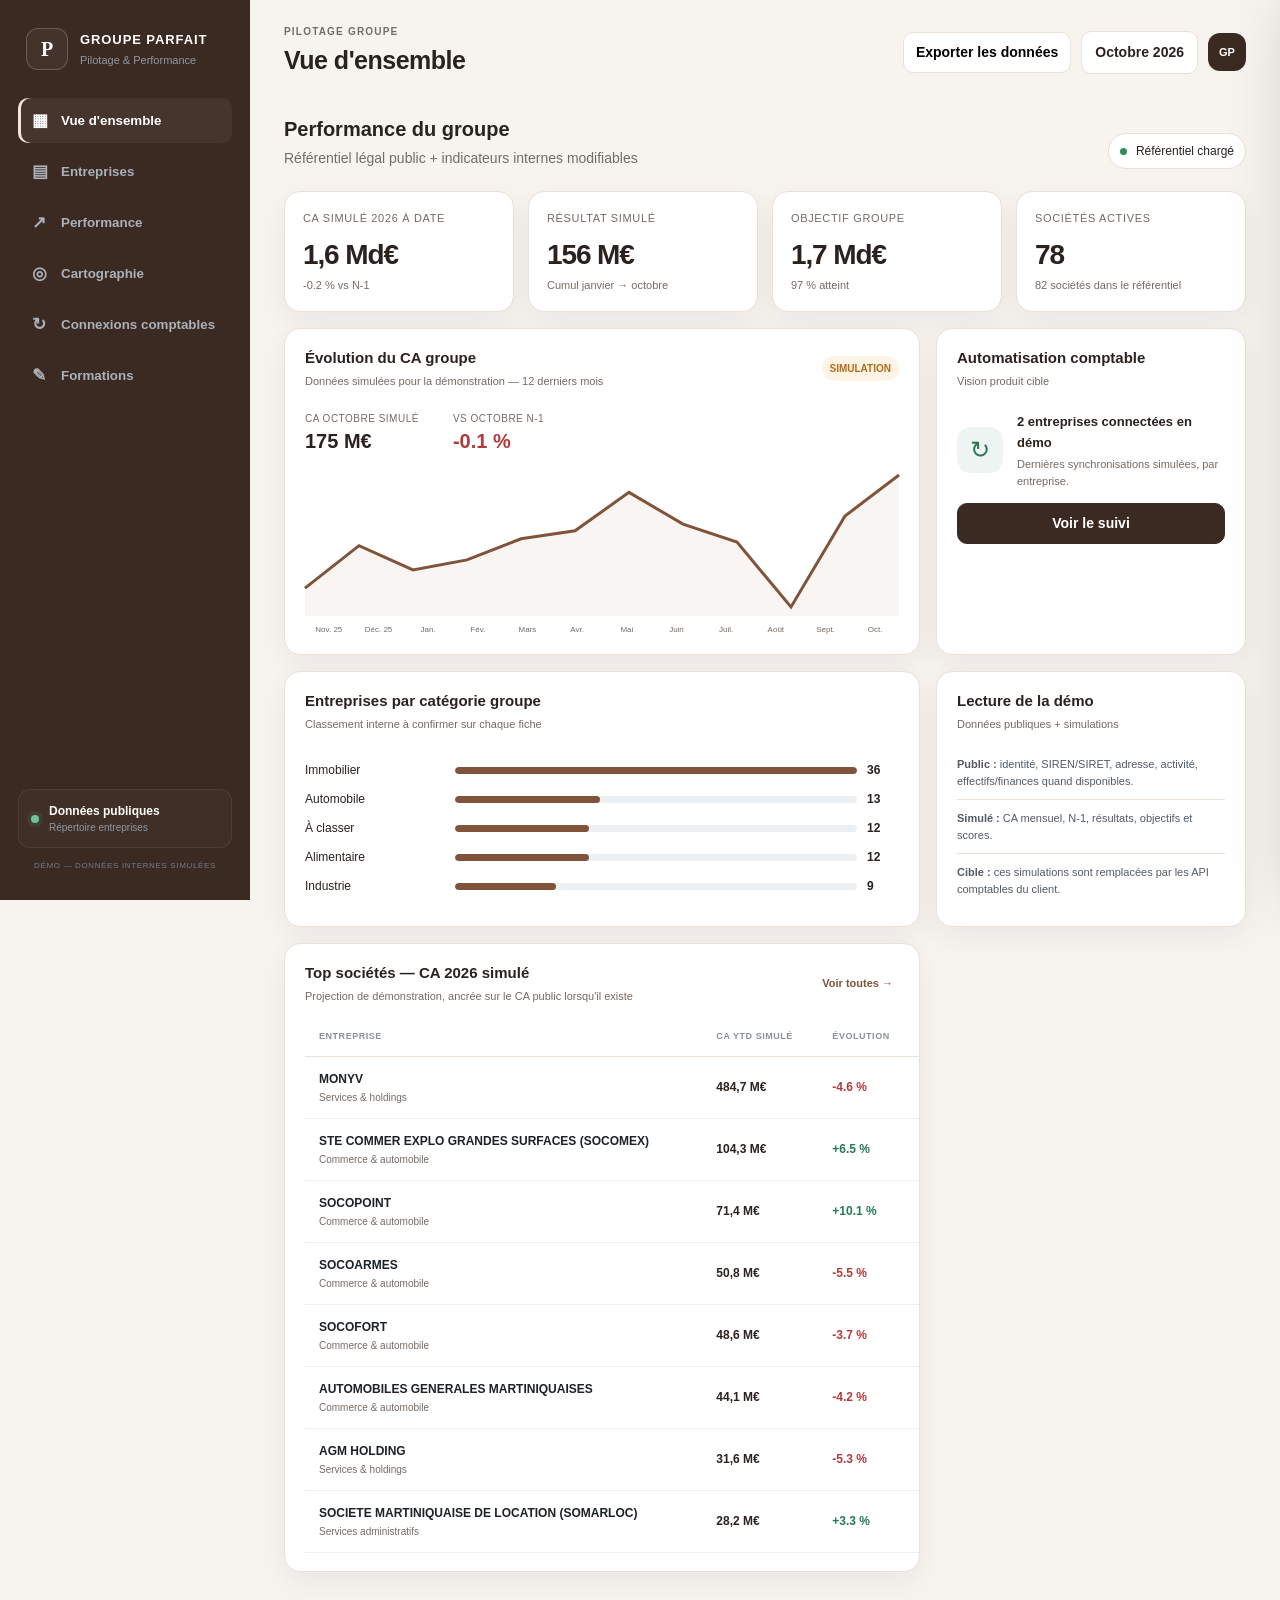
<file: index.html>
<!DOCTYPE html>
<html lang="fr">
<head>
  <meta charset="UTF-8" />
  <meta name="viewport" content="width=device-width, initial-scale=1.0" />
  <title>Groupe Parfait — Pilotage & Performance</title>
  <link rel="stylesheet" href="style.css?v=20261021-4" />
  <link rel="stylesheet" href="cartography.css?v=20261021-4" />
  <link rel="stylesheet" href="training.css?v=20261029-1" />
  <link rel="stylesheet" href="connections.css?v=20261029-1" />
</head>
<body>
  <div class="app-shell">
    <aside class="sidebar">
      <div class="brand">
        <div class="brand-mark">P</div>
        <div>
          <strong>GROUPE PARFAIT</strong>
          <span>Pilotage & Performance</span>
        </div>
      </div>

      <nav class="nav">
        <button class="nav-item active" data-view="overview"><span>▦</span> Vue d'ensemble</button>
        <button class="nav-item" data-view="companies"><span>▤</span> Entreprises</button>
        <button class="nav-item" data-view="performance"><span>↗</span> Performance</button>
        <button class="nav-item" data-view="map"><span>◎</span> Cartographie</button>
        <button class="nav-item" data-view="connections"><span>↻</span> Connexions comptables</button>
        <button class="nav-item" data-view="registrations"><span>✎</span> Formations</button>
      </nav>

      <div class="sidebar-bottom">
        <div class="source-card">
          <div class="source-dot"></div>
          <div><b>Données publiques</b><small>Répertoire entreprises</small></div>
        </div>
        <div class="demo-tag">DÉMO — DONNÉES INTERNES SIMULÉES</div>
      </div>
    </aside>

    <main class="main">
      <header class="topbar">
        <div>
          <p class="eyebrow" id="pageEyebrow">PILOTAGE GROUPE</p>
          <h1 id="pageTitle">Vue d'ensemble</h1>
        </div>
        <div class="top-actions">
          <button class="btn ghost" id="exportBtn">Exporter les données</button>
          <div class="period-pill">Octobre 2026</div>
          <div class="avatar">GP</div>
        </div>
      </header>

      <section id="overviewView" class="view active">
        <div class="hero-row">
          <div>
            <h2>Performance du groupe</h2>
            <p class="muted">Référentiel légal public + indicateurs internes modifiables</p>
          </div>
          <div class="status-chip"><span></span> Référentiel chargé</div>
        </div>

        <div class="kpi-grid" id="overviewKpis"></div>

        <div class="dashboard-grid">
          <article class="panel span-8">
            <div class="panel-head"><div><h3>Évolution du CA groupe</h3><p>Données simulées pour la démonstration — 12 derniers mois</p></div><span class="badge orange">SIMULATION</span></div>
            <div id="groupTrend" class="trend-panel"></div>
          </article>

          <article class="panel span-4">
            <div class="panel-head"><div><h3>Automatisation comptable</h3><p>Vision produit cible</p></div></div>
            <div id="automationCard" class="automation-card"></div>
          </article>

          <article class="panel span-8">
            <div class="panel-head"><div><h3>Entreprises par catégorie groupe</h3><p>Classement interne à confirmer sur chaque fiche</p></div></div>
            <div id="sectorBars" class="sector-bars"></div>
          </article>

          <article class="panel span-4">
            <div class="panel-head"><div><h3>Lecture de la démo</h3><p>Données publiques + simulations</p></div></div>
            <div class="demo-explain"><p><b>Public :</b> identité, SIREN/SIRET, adresse, activité, effectifs/finances quand disponibles.</p><p><b>Simulé :</b> CA mensuel, N-1, résultats, objectifs et scores.</p><p><b>Cible :</b> ces simulations sont remplacées par les API comptables du client.</p></div>
          </article>

          <article class="panel span-8">
            <div class="panel-head">
              <div><h3>Top sociétés — CA 2026 simulé</h3><p>Projection de démonstration, ancrée sur le CA public lorsqu'il existe</p></div>
              <button class="link-btn" data-go="companies">Voir toutes →</button>
            </div>
            <div class="table-wrap compact"><table><thead><tr><th>Entreprise</th><th>CA YTD simulé</th><th>Évolution</th><th>Résultat YTD</th></tr></thead><tbody id="financialTop"></tbody></table></div>
          </article>

          
        </div>
      </section>

      <section id="companiesView" class="view">
        <div class="toolbar panel">
          <div class="search-box"><span>⌕</span><input id="companySearch" type="search" placeholder="Rechercher une entreprise, un SIREN, une ville…" /></div>
          <select id="statusFilter"><option value="all">Tous les statuts</option><option value="A">Actives</option><option value="C">Fermées</option></select>
          <select id="sectorFilter" aria-label="Catégorie groupe"><option value="all">Toutes les catégories</option><option>Immobilier</option><option>Automobile</option><option>Alimentaire</option><option>Industrie</option><option value="">À classer</option></select>
          <select id="accountingFilter" aria-label="Logiciel comptable"><option value="all">Tous les logiciels comptables</option></select>
          <select id="managerFilter"><option value="all">Tous les dirigeants</option><option value="robert">Robert Parfait</option><option value="kevin">Kévin Parfait</option><option value="both">Robert + Kévin</option></select>
          <span class="result-count" id="companyCount"></span>
        </div>
        <div class="panel table-panel">
          <div class="bulk-actions"><span id="selectedCount">0 entreprise sélectionnée</span><button class="btn primary" id="bulkKpiBtn" disabled>+ Appliquer un KPI au lot</button><button class="btn ghost" id="clearSelectionBtn" disabled>Effacer la sélection</button></div>
          <div class="table-wrap"><table class="company-table"><thead><tr><th><input id="selectVisibleCompanies" type="checkbox" aria-label="Sélectionner les entreprises affichées" /></th><th>Entreprise</th><th>SIREN</th><th>Catégorie groupe</th><th>Logiciel comptable</th><th>Activité</th><th>Ville</th><th>Effectif</th><th>CA 2026 simulé</th><th>Évolution</th><th>Statut</th><th></th></tr></thead><tbody id="companiesTable"></tbody></table></div>
        </div>
      </section>

      <section id="performanceView" class="view">
        <div class="notice"><b>Indicateurs de démonstration.</b> Les scores internes ci-dessous sont simulés localement pour montrer le fonctionnement. Ils ne proviennent pas des données publiques.</div>
        <div class="kpi-grid" id="performanceKpis"></div>
        <div class="panel">
          <div class="panel-head">
            <div><h3>Score de performance</h3><p>Exemple de suivi interne mensuel — cliquez sur une entreprise pour modifier ses données</p></div>
            <select id="performanceFilter"><option value="all">Toutes</option><option value="red">En alerte</option><option value="orange">À surveiller</option><option value="green">Objectif atteint</option></select>
          </div>
          <div class="table-wrap"><table><thead><tr><th>Entreprise</th><th>Secteur</th><th>CA YTD simulé</th><th>Évolution N-1</th><th>Résultat YTD</th><th>Score</th><th>Statut</th></tr></thead><tbody id="performanceTable"></tbody></table></div>
        </div>
      </section>

      <section id="mapView" class="view">
        <div class="panel map-module">
          <div class="map-module-header">
            <div><h3>Cartographie du groupe</h3><p>Explorez les catégories, les logiciels et les entreprises du référentiel.</p></div>
            <div class="map-controls">
              <div class="map-search-wrap"><input id="mapSearch" type="search" placeholder="Entreprise, logiciel, famille, pôle…" aria-label="Rechercher dans la cartographie" autocomplete="off" role="combobox" aria-controls="mapSearchResults" aria-expanded="false" /><div id="mapSearchResults" class="map-search-results" role="listbox" hidden></div></div>
              <div class="map-mode-switch" role="group" aria-label="Vue de la cartographie">
                <button type="button" class="map-mode-button active" data-map-mode="category" aria-pressed="true">Par pôle</button>
                <button type="button" class="map-mode-button" data-map-mode="software" aria-pressed="false">Par logiciel</button>
              </div>
              <label class="map-sample-toggle"><input id="mapSampleToggle" type="checkbox" checked /> Afficher l’échantillon démo</label>
            </div>
          </div>
          <div id="mapSummary" class="map-summary"></div>
          <div class="map-disclaimer">Démonstration : les affectations logicielles et KPI de huit entreprises sont fictifs. Ils restent dans cette cartographie, sans modifier les fiches ni l’export. Les montants et scores sont simulés.</div>
          <div id="mapToolbar" class="map-toolbar"></div>
          <div class="map-workspace">
            <div id="mapCanvas" class="map-canvas" aria-label="Cartographie interactive"></div>
            <aside id="mapInsights" class="map-insights" aria-label="Analyse de la sélection"></aside>
          </div>
        </div>
      </section>

      <section id="connectionsView" class="view">
        <div class="notice"><b>Connexions de démonstration.</b> Les statuts et dates de synchronisation ci-dessous sont simulés dans ce navigateur. Aucun logiciel comptable réel n’est connecté et aucune donnée n’est importée automatiquement.</div>
        <div class="connection-hero panel">
          <div><p class="eyebrow">SUIVI PAR ENTREPRISE</p><h2>Connexions comptables</h2><p>Retrouvez le logiciel de chaque société, renseignez les outils manquants et suivez l’état de connexion et la dernière synchronisation, entreprise par entreprise.</p></div>
          <div class="sync-visual"><div class="sync-node">Sage</div><div class="sync-node">Cegid</div><div class="sync-center">PARFAIT<br><small>Data Hub</small></div><div class="sync-node">EBP</div><div class="sync-node">ERP</div></div>
        </div>
        <div id="connectionSummary" class="connection-summary"></div>
        <div class="connection-section-title"><div><h3>Écosystème comptable</h3><p>Sélectionnez un logiciel pour filtrer les entreprises qui l’utilisent.</p></div><button type="button" class="connection-reset-filter" id="connectionResetTool" hidden>Voir tous les logiciels ×</button></div>
        <div class="connections-grid" id="connectionsGrid"></div>
        <div class="panel connection-workspace">
          <div class="connection-workspace-head"><div><h3>Entreprises du groupe</h3><p>Recherchez une société, puis ouvrez sa fiche de connexion.</p></div><span id="connectionResultCount"></span></div>
          <div class="connection-toolbar"><label class="connection-search"><span aria-hidden="true">⌕</span><input id="connectionSearch" type="search" placeholder="Nom, SIREN, ville ou logiciel…" aria-label="Rechercher une entreprise à connecter" /></label><select id="connectionStatusFilter" aria-label="Filtrer par statut de connexion"><option value="all">Tous les statuts</option><option value="connected">Connectées (démo)</option><option value="pending">Outil connu, non connecté</option><option value="missing">Logiciel non renseigné</option></select></div>
          <div class="connection-layout"><div id="connectionCompanyList" class="connection-company-list"></div><aside id="connectionDetail" class="connection-detail" aria-label="Détail de la connexion comptable"></aside></div>
        </div>
        <div class="panel data-flow"><div class="panel-head"><div><h3>Flux cible en production</h3><p>Cette chaîne est illustrée, pas encore active dans la démo.</p></div></div><div class="flow-row"><div>Logiciel de chaque société<br><small>Renseigné dans sa fiche</small></div><span>→</span><div>Connecteur dédié<br><small>API · export · SFTP</small></div><span>→</span><div>Données financières fiables<br><small>Contrôles · historique</small></div><span>→</span><div>Dashboard groupe<br><small>Actualisation vérifiée</small></div></div></div>
      </section>

      <section id="registrationsView" class="view">
        <div class="training-intro"><div><p class="eyebrow">PARCOURS DE FORMATION</p><h2>Former, suivre et mesurer l’impact</h2><p>De l’inscription au questionnaire de satisfaction, suivez chaque étape au même endroit.</p></div><button class="btn primary" id="trainingCreateButton" type="button">+ Créer une formation test</button></div>
        <div class="training-notice"><b>Démo interactive.</b> Les trois formations terminées et la formation à venir contiennent des données fictives. Les inscriptions, présences, supports ajoutés et réponses testées sur cet appareil sont conservés uniquement dans ce navigateur. Une collecte centralisée sur plusieurs appareils nécessite un service sécurisé.</div>
        <div id="trainingSummary" class="training-summary"></div>
        <div class="panel training-create-panel" id="trainingCreatePanel" hidden>
          <div class="panel-head"><div><h3>Créer une formation test</h3><p>Choisissez l’entreprise et les dates pour générer son formulaire d’inscription.</p></div><button type="button" class="btn ghost" id="trainingCreateClose">Fermer</button></div>
          <form id="trainingForm" class="form-grid">
            <label class="full">Nom de la formation<input id="trainingTitle" required maxlength="120" placeholder="Ex. Prise en main du logiciel de gestion" /></label>
            <label>Entreprise concernée<select id="trainingCompany" required><option value="">Choisir une entreprise</option></select></label>
            <label>Format des dates<select id="trainingDateMode"><option value="single">Une date</option><option value="period">Une période / plusieurs dates</option></select></label>
            <label>Date de début<input id="trainingStart" type="date" required /></label>
            <label id="trainingEndLabel" hidden>Date de fin<input id="trainingEnd" type="date" /></label>
            <label class="full">Adresse recevant les inscriptions<input id="trainingEmail" type="email" required maxlength="254" value="xymapartners.contact@gmail.com" /></label>
            <p class="full training-form-help">Le formulaire fonctionne par e-mail. Le suivi automatisé des participants et les étapes suivantes sont réservés à la version complète.</p>
            <div class="form-actions full"><button class="btn primary" type="submit">Créer la formation et son formulaire</button></div>
          </form>
        </div>
        <div class="training-list-head"><div class="training-tabs" role="group" aria-label="Période des formations"><button type="button" class="training-tab active" data-training-tab="active" aria-pressed="true">En cours et à venir <span id="trainingActiveCount"></span></button><button type="button" class="training-tab" data-training-tab="history" aria-pressed="false">Historique <span id="trainingHistoryCount"></span></button></div></div>
        <div class="training-layout"><div class="panel training-list-panel"><div id="trainingList" class="training-list"></div></div><div id="trainingDetail" class="panel training-detail-panel"></div></div>
      </section>
    </main>
  </div>

  <div class="drawer-overlay" id="drawerOverlay"></div>
  <aside class="company-drawer" id="companyDrawer">
    <button class="drawer-close" id="drawerClose">×</button>
    <div id="drawerContent"></div>
  </aside>

  <div class="modal-overlay" id="kpiModalOverlay">
    <div class="modal">
      <div class="modal-head"><h3>Ajouter un KPI</h3><button id="kpiModalClose">×</button></div>
      <form id="kpiForm" class="form-grid">
        <p class="full modal-context" id="kpiModalContext"></p>
        <label>Nom du KPI<input id="kpiName" required placeholder="Ex. Satisfaction client" /></label>
        <label>Unité<select id="kpiUnit"><option>%</option><option>€</option><option>k€</option><option>M€</option><option>nombre</option><option>jours</option><option>heures</option><option>score</option></select></label>
        <label>Valeur<input id="kpiValue" type="number" step="any" required /></label>
        <label>Objectif<input id="kpiTarget" type="number" step="any" required /></label>
        <label class="full">Commentaire<textarea id="kpiComment" rows="3" placeholder="Commentaire interne…"></textarea></label>
        <div class="form-actions full"><button type="button" class="btn ghost" id="kpiCancel">Annuler</button><button class="btn primary" type="submit">Enregistrer</button></div>
      </form>
    </div>
  </div>

  <script src="data/companies-data.js"></script>
  <script src="connections.js?v=20261029-1"></script>
  <script src="app.js?v=20261029-2"></script>
  <script src="training.js?v=20261029-1"></script>
</body>
</html>
</file>
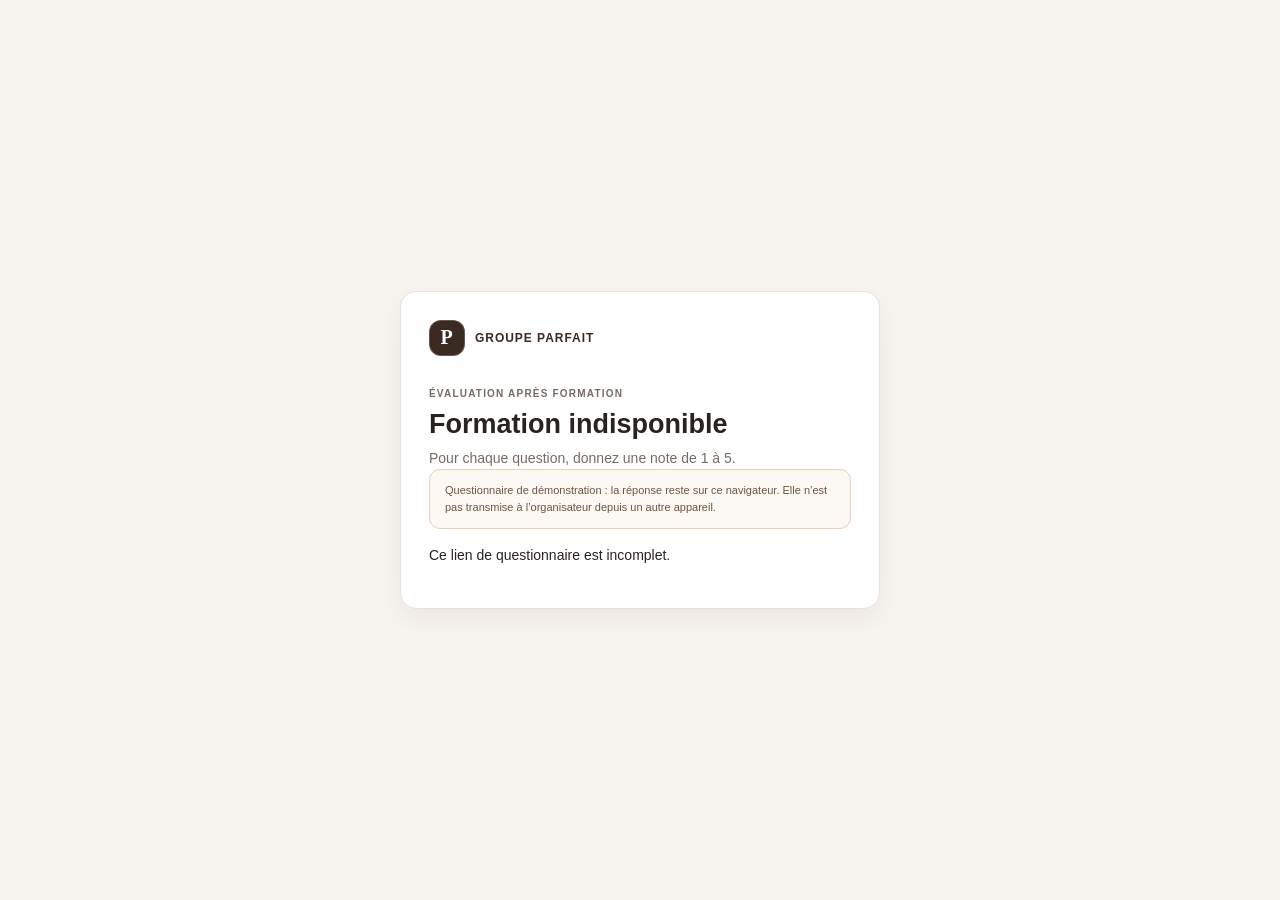
<file: evaluation.html>
<!DOCTYPE html>
<html lang="fr">
<head>
  <meta charset="UTF-8" />
  <meta name="viewport" content="width=device-width, initial-scale=1.0" />
  <title>Questionnaire de formation — Groupe Parfait</title>
  <link rel="stylesheet" href="style.css?v=20261029-1" />
  <link rel="stylesheet" href="training.css?v=20261029-1" />
</head>
<body class="public-page">
  <main class="public-card panel">
    <div class="public-brand"><div class="brand-mark">P</div><strong>GROUPE PARFAIT</strong></div>
    <p class="eyebrow">ÉVALUATION APRÈS FORMATION</p>
    <h1 id="evaluationTitle"></h1>
    <p class="muted">Pour chaque question, donnez une note de 1 à 5.</p>
    <div class="training-notice">Questionnaire de démonstration : la réponse reste sur ce navigateur. Elle n’est pas transmise à l’organisateur depuis un autre appareil.</div>
    <form id="evaluationForm" class="public-form" hidden>
      <div id="evaluationQuestions" class="evaluation-questions"></div>
      <button class="btn primary" type="submit">Envoyer mon évaluation</button>
    </form>
    <p id="evaluationMessage" role="status"></p>
  </main>
  <script src="evaluation.js?v=20261029-1"></script>
</body>
</html>
</file>
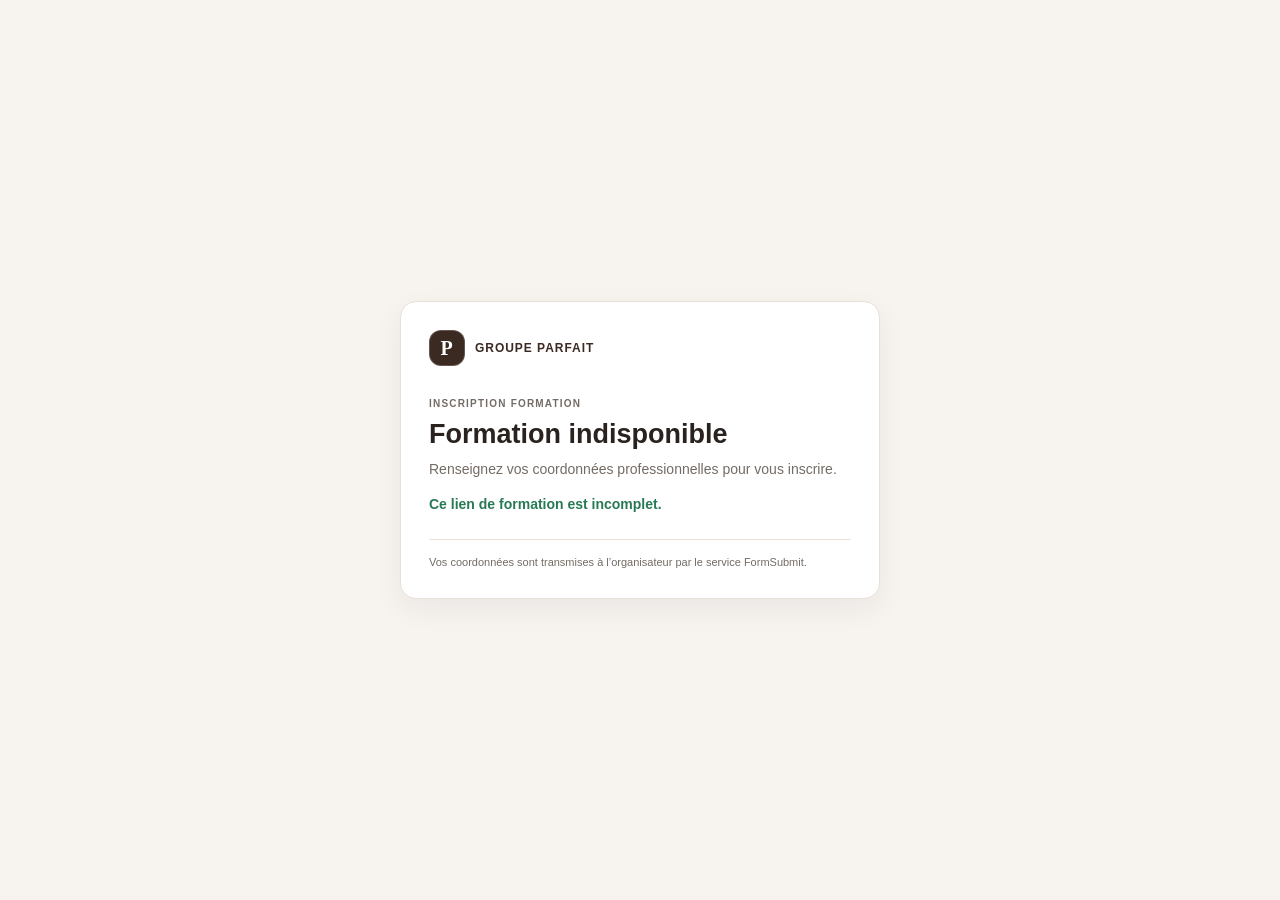
<file: inscription.html>
<!DOCTYPE html>
<html lang="fr">
<head>
  <meta charset="UTF-8" />
  <meta name="viewport" content="width=device-width, initial-scale=1.0" />
  <title>Inscription à une formation — Groupe Parfait</title>
  <link rel="stylesheet" href="style.css?v=20261029-1" />
</head>
<body class="public-page">
  <main class="public-card panel">
    <div class="public-brand"><div class="brand-mark">P</div><strong>GROUPE PARFAIT</strong></div>
    <p class="eyebrow">INSCRIPTION FORMATION</p>
    <h1 id="formationTitle"></h1>
    <p id="formationMeta" class="muted"></p>
    <p class="muted">Renseignez vos coordonnées professionnelles pour vous inscrire.</p>
    <form id="registrationForm" class="public-form">
      <label for="lastName">Nom<input id="lastName" name="lastName" autocomplete="family-name" required maxlength="80" /></label>
      <label for="firstName">Prénom<input id="firstName" name="firstName" autocomplete="given-name" required maxlength="80" /></label>
      <label for="workEmail">Mail pro<input id="workEmail" name="workEmail" type="email" autocomplete="email" required maxlength="254" /></label>
      <button class="btn primary" type="submit">Envoyer</button>
    </form>
    <p id="registrationMessage" role="status"></p>
    <p id="registrationDisclaimer" class="public-disclaimer">Vos coordonnées sont transmises à l’organisateur par le service FormSubmit.</p>
  </main>
  <script src="inscription.js?v=20261029-1"></script>
</body>
</html>
</file>
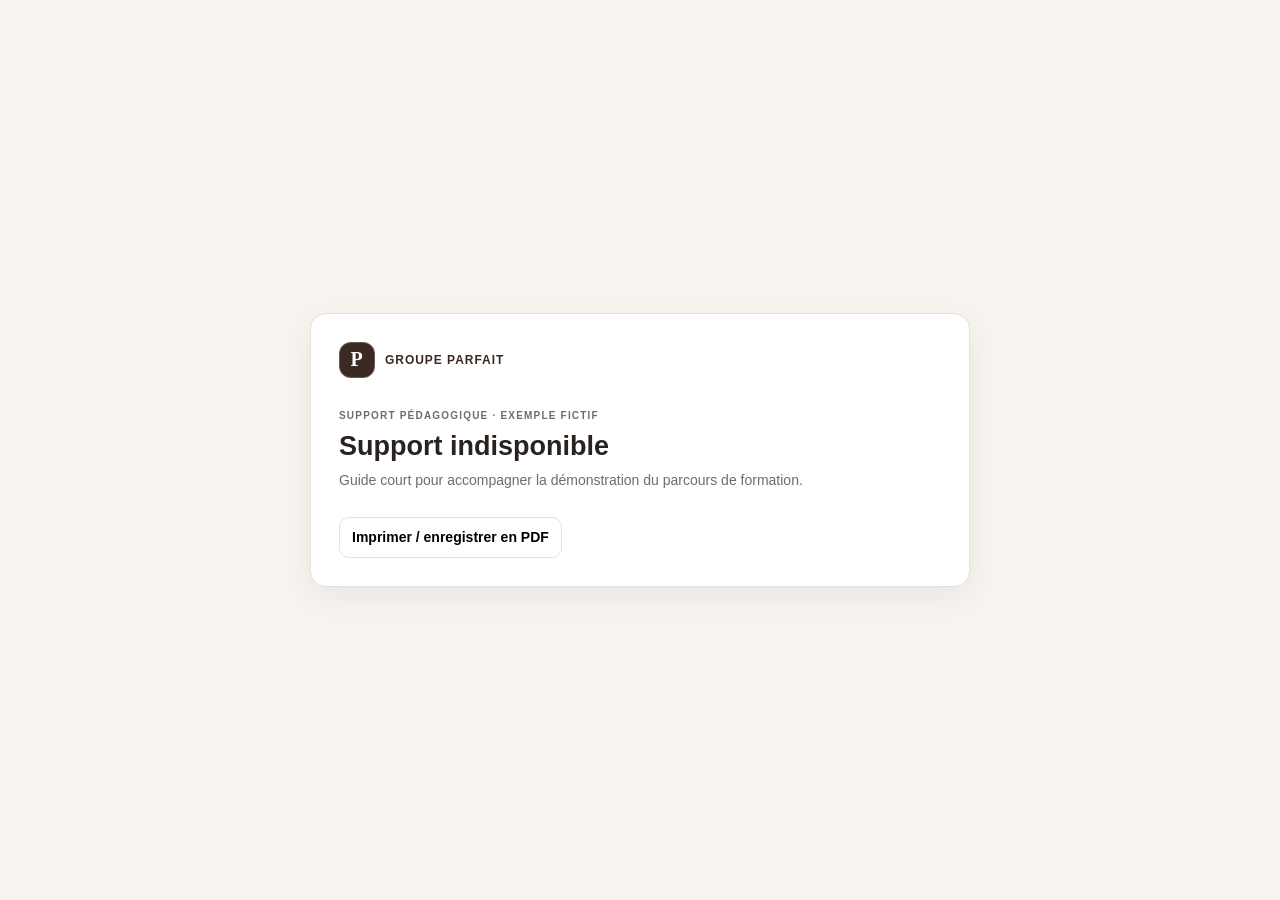
<file: support-formation.html>
<!DOCTYPE html>
<html lang="fr">
<head>
  <meta charset="UTF-8" />
  <meta name="viewport" content="width=device-width, initial-scale=1.0" />
  <title>Support de formation — Groupe Parfait</title>
  <link rel="stylesheet" href="style.css?v=20261029-1" />
  <link rel="stylesheet" href="training.css?v=20261029-1" />
</head>
<body class="public-page">
  <main class="public-card panel training-support-page">
    <div class="public-brand"><div class="brand-mark">P</div><strong>GROUPE PARFAIT</strong></div>
    <p class="eyebrow">SUPPORT PÉDAGOGIQUE · EXEMPLE FICTIF</p>
    <h1 id="supportTitle"></h1>
    <p class="muted">Guide court pour accompagner la démonstration du parcours de formation.</p>
    <div id="supportContent"></div>
    <button class="btn ghost" type="button" onclick="window.print()">Imprimer / enregistrer en PDF</button>
  </main>
  <script src="support-formation.js?v=20261029-1"></script>
</body>
</html>
</file>
<file: style.css>
:root{
  --bg:#f7f4f0;--panel:#fff;--text:#29221e;--muted:#746b64;--line:#e9e0d8;--dark:#3b2a22;
  --accent:#80543a;--accent-soft:#f1e4d8;--green:#287a55;--orange:#b36b16;--red:#b13b3b;--blue:#365f91;
  --shadow:0 10px 30px rgba(15,23,42,.06);--radius:16px;
}
*{box-sizing:border-box} body{margin:0;background:var(--bg);color:var(--text);font:14px/1.5 Inter,ui-sans-serif,-apple-system,BlinkMacSystemFont,"Segoe UI",sans-serif}.app-shell{min-height:100vh;display:flex}.sidebar{width:250px;background:var(--dark);color:#fff;position:fixed;inset:0 auto 0 0;padding:28px 18px;display:flex;flex-direction:column;z-index:20}.brand{display:flex;align-items:center;gap:12px;padding:0 8px 28px}.brand-mark{width:42px;height:42px;border:1px solid #ffffff35;border-radius:12px;display:grid;place-items:center;font:700 20px Georgia,serif;background:#ffffff0b}.brand strong{font-size:13px;letter-spacing:.07em}.brand span{display:block;color:#9098a3;font-size:11px;margin-top:2px}.nav{display:flex;flex-direction:column;gap:6px}.nav-item{border:0;background:transparent;color:#aab1ba;text-align:left;border-radius:10px;padding:12px 14px;display:flex;align-items:center;gap:11px;cursor:pointer;font-weight:600}.nav-item:hover,.nav-item.active{background:#ffffff0d;color:#fff}.nav-item.active{box-shadow:inset 3px 0 var(--accent-soft)}.nav-item span{font-size:17px;width:18px}.sidebar-bottom{margin-top:auto}.source-card{padding:12px;border:1px solid #ffffff12;border-radius:12px;display:flex;gap:10px;align-items:center;background:#ffffff06}.source-dot{width:8px;height:8px;border-radius:50%;background:#6fc49e;box-shadow:0 0 0 4px #6fc49e18}.source-card b,.source-card small{display:block}.source-card b{font-size:12px}.source-card small{color:#8f98a4;font-size:10px}.demo-tag{font-size:8px;letter-spacing:.08em;color:#737c88;margin-top:12px;text-align:center}.main{margin-left:250px;padding:0 34px 48px;width:calc(100% - 250px)}.topbar{height:104px;display:flex;align-items:center;justify-content:space-between}.eyebrow{font-size:10px;letter-spacing:.12em;color:var(--muted);font-weight:700;margin:0 0 3px}.topbar h1{font-size:25px;margin:0;letter-spacing:-.02em}.top-actions{display:flex;align-items:center;gap:10px}.period-pill{background:#fff;border:1px solid var(--line);border-radius:10px;padding:10px 13px;font-weight:600}.avatar{width:38px;height:38px;border-radius:12px;background:var(--dark);color:#fff;display:grid;place-items:center;font-size:11px;font-weight:700}.view{display:none}.view.active{display:block}.hero-row{display:flex;justify-content:space-between;align-items:flex-end;margin:10px 0 22px}.hero-row h2{font-size:20px;margin:0}.muted{margin:4px 0 0;color:var(--muted)}.status-chip{background:#fff;border:1px solid var(--line);padding:8px 11px;border-radius:999px;font-size:12px}.status-chip span{display:inline-block;width:7px;height:7px;border-radius:50%;background:#2f8c5c;margin-right:6px}.kpi-grid{display:grid;grid-template-columns:repeat(4,1fr);gap:14px;margin-bottom:16px}.kpi-card{background:var(--panel);border:1px solid var(--line);border-radius:var(--radius);padding:18px;box-shadow:var(--shadow)}.kpi-label{font-size:11px;color:var(--muted);text-transform:uppercase;letter-spacing:.06em}.kpi-value{font-size:28px;font-weight:750;letter-spacing:-.04em;margin:7px 0 1px}.kpi-note{font-size:11px;color:var(--muted)}.dashboard-grid{display:grid;grid-template-columns:repeat(12,1fr);gap:16px}.span-8{grid-column:span 8}.span-4{grid-column:span 4}.panel{background:#fff;border:1px solid var(--line);border-radius:var(--radius);box-shadow:var(--shadow)}.panel-head{padding:18px 20px 14px;display:flex;justify-content:space-between;gap:12px;align-items:center}.panel-head h3{font-size:15px;margin:0}.panel-head p{font-size:11px;color:var(--muted);margin:3px 0 0}.sector-bars{padding:4px 20px 20px}.sector-row{display:grid;grid-template-columns:140px 1fr 32px;gap:10px;align-items:center;margin:11px 0;font-size:12px}.bar-track{height:7px;background:#edf0f2;border-radius:99px;overflow:hidden}.bar-fill{height:100%;background:var(--accent);border-radius:99px}.rank-list{padding:0 20px 20px}.rank-item{display:flex;justify-content:space-between;padding:11px 0;border-bottom:1px solid var(--line)}.rank-item:last-child{border:0}.rank-item small{color:var(--muted)}.rank-count{font-weight:700}.coverage-list{padding:0 20px 20px}.coverage-item{margin:14px 0}.coverage-line{display:flex;justify-content:space-between;font-size:12px;margin-bottom:6px}.coverage-track{height:6px;background:#edf0f2;border-radius:99px}.coverage-fill{height:100%;background:#4c718c;border-radius:99px}.table-wrap{overflow:auto}.table-wrap.compact{padding:0 20px 18px}table{width:100%;border-collapse:collapse;min-width:720px}th{text-align:left;color:#8a919b;text-transform:uppercase;font-size:9px;letter-spacing:.06em;font-weight:700;padding:12px 14px;border-bottom:1px solid var(--line)}td{padding:13px 14px;border-bottom:1px solid #edf0f2;font-size:12px;vertical-align:middle}tbody tr:hover{background:#f8fafb}.company-name{font-weight:700;color:#1d2227}.company-sub{font-size:10px;color:var(--muted);margin-top:2px}.money{font-variant-numeric:tabular-nums;font-weight:650}.badge{display:inline-flex;align-items:center;gap:5px;padding:5px 8px;border-radius:999px;font-size:10px;font-weight:700}.badge.active,.badge.green{background:#eaf5ef;color:var(--green)}.badge.closed,.badge.red{background:#fbecec;color:var(--red)}.badge.orange{background:#fff3e6;color:var(--orange)}.badge.neutral{background:#f0f2f4;color:#656d77}.link-btn{border:0;background:none;color:var(--accent);font-size:11px;font-weight:700;cursor:pointer}.toolbar{padding:12px;display:flex;gap:9px;align-items:center;margin-bottom:14px}.search-box{flex:1;min-width:260px;display:flex;align-items:center;gap:8px;border:1px solid var(--line);background:#f9fafb;border-radius:10px;padding:9px 11px}.search-box input{width:100%;border:0;outline:0;background:transparent;font:inherit}.toolbar select,.panel-head select{border:1px solid var(--line);background:#fff;border-radius:10px;padding:9px 10px;font:inherit;color:#4d5560}.result-count{white-space:nowrap;color:var(--muted);font-size:11px;padding:0 8px}.table-panel{overflow:hidden}.company-table tbody tr{cursor:pointer}.btn{border:1px solid var(--line);border-radius:10px;padding:9px 12px;font:inherit;font-weight:650;cursor:pointer}.btn.ghost{background:#fff}.btn.primary{background:var(--dark);border-color:var(--dark);color:#fff}.notice{border:1px solid #f1d5a8;background:#fff9ee;color:#745226;border-radius:12px;padding:12px 15px;margin-bottom:14px;font-size:12px}.score{display:flex;align-items:center;gap:8px}.score-bar{width:76px;height:6px;background:#edf0f2;border-radius:99px;overflow:hidden}.score-fill{height:100%;border-radius:99px}.score-fill.green{background:var(--green)}.score-fill.orange{background:var(--orange)}.score-fill.red{background:var(--red)}.group-map{padding:20px;display:grid;grid-template-columns:repeat(3,1fr);gap:14px}.group-node{border:1px solid var(--line);border-radius:14px;padding:16px;background:#fafbfc}.group-node h4{margin:0 0 4px}.group-node p{margin:0;color:var(--muted);font-size:11px}.group-companies{display:flex;flex-wrap:wrap;gap:6px;margin-top:12px}.company-pill{background:#fff;border:1px solid var(--line);border-radius:8px;padding:6px 8px;font-size:10px;cursor:pointer}.drawer-overlay{position:fixed;inset:0;background:#0d111780;opacity:0;pointer-events:none;transition:.2s;z-index:40}.drawer-overlay.open{opacity:1;pointer-events:auto}.company-drawer{position:fixed;right:-720px;top:0;width:min(690px,94vw);height:100vh;background:#fff;z-index:50;transition:.28s ease;box-shadow:-20px 0 60px rgba(0,0,0,.16);overflow-y:auto}.company-drawer.open{right:0}.drawer-close{position:absolute;right:18px;top:18px;border:1px solid var(--line);background:#fff;width:34px;height:34px;border-radius:10px;font-size:20px;cursor:pointer}.drawer-header{padding:32px 34px 22px;border-bottom:1px solid var(--line)}.drawer-header .eyebrow{margin-bottom:6px}.drawer-header h2{font-size:25px;margin:0 50px 4px 0}.drawer-body{padding:26px 34px 50px}.section-title{font-size:11px;letter-spacing:.08em;text-transform:uppercase;color:#7e8792;font-weight:750;margin:4px 0 12px}.info-grid{display:grid;grid-template-columns:repeat(2,1fr);gap:10px;margin-bottom:24px}.info-box{border:1px solid var(--line);border-radius:12px;padding:12px}.info-box small{display:block;color:var(--muted);font-size:9px;text-transform:uppercase;letter-spacing:.05em;margin-bottom:4px}.info-box b{font-size:12px;word-break:break-word}.data-source{font-size:9px;color:#8b939d;margin-top:4px}.internal-box{border-color:#d6e4df;background:#f7fbf9}.finance-grid{display:grid;grid-template-columns:repeat(3,1fr);gap:10px;margin-bottom:24px}.finance-card{background:#f7f8fa;border-radius:12px;padding:14px}.finance-card small{color:var(--muted);font-size:9px;text-transform:uppercase}.finance-card strong{display:block;font-size:17px;margin-top:4px}.edit-form{display:grid;grid-template-columns:1fr 1fr;gap:10px;margin-bottom:24px}.edit-form label,.form-grid label{font-size:10px;color:var(--muted);font-weight:650}.edit-form input,.edit-form textarea,.edit-form select,.form-grid input,.form-grid textarea,.form-grid select{width:100%;margin-top:5px;border:1px solid var(--line);border-radius:9px;padding:10px;font:inherit;color:var(--text);background:#fff}.edit-form .full,.form-grid .full{grid-column:1/-1}.kpi-list{display:flex;flex-direction:column;gap:8px;margin-bottom:14px}.kpi-row{display:grid;grid-template-columns:1.5fr .65fr .65fr .8fr auto;gap:8px;align-items:center;padding:11px;border:1px solid var(--line);border-radius:10px}.kpi-row span,.kpi-row b{font-size:11px}.kpi-row small{color:var(--muted)}.icon-btn{border:0;background:#f2f4f6;border-radius:8px;width:28px;height:28px;cursor:pointer}.modal-overlay{position:fixed;inset:0;background:#0d111780;display:none;place-items:center;z-index:70}.modal-overlay.open{display:grid}.modal{width:min(530px,92vw);background:#fff;border-radius:16px;box-shadow:0 30px 80px rgba(0,0,0,.25)}.modal-head{display:flex;justify-content:space-between;padding:18px 20px;border-bottom:1px solid var(--line)}.modal-head h3{margin:0}.modal-head button{border:0;background:none;font-size:22px;cursor:pointer}.form-grid{display:grid;grid-template-columns:1fr 1fr;gap:12px;padding:20px}.form-actions{display:flex;justify-content:flex-end;gap:8px;margin-top:4px}.empty{text-align:center;color:var(--muted);padding:34px}.positive{color:var(--green)}.negative{color:var(--red)}
@media(max-width:1050px){.sidebar{width:210px}.main{margin-left:210px;width:calc(100% - 210px);padding:0 20px 40px}.kpi-grid{grid-template-columns:repeat(2,1fr)}.span-8,.span-4{grid-column:span 12}.group-map{grid-template-columns:repeat(2,1fr)}}
@media(max-width:760px){.sidebar{position:static;width:100%;height:auto;padding:14px}.app-shell{display:block}.nav{flex-direction:row;overflow:auto}.sidebar-bottom{display:none}.main{margin:0;width:100%;padding:0 14px 32px}.topbar{height:90px}.top-actions .btn,.period-pill{display:none}.kpi-grid{grid-template-columns:1fr 1fr}.toolbar{flex-wrap:wrap}.search-box{min-width:100%}.group-map{grid-template-columns:1fr}.info-grid,.finance-grid,.edit-form{grid-template-columns:1fr}.kpi-row{grid-template-columns:1fr 1fr}.kpi-row>*:nth-child(n+3){display:none}}
.trend-panel{padding:4px 20px 18px}.trend-summary{display:flex;gap:34px;margin:4px 0 10px}.trend-summary span{display:block;color:var(--muted);font-size:10px;text-transform:uppercase;letter-spacing:.05em}.trend-summary strong{font-size:20px}.sparkline{width:100%;height:150px;color:var(--accent);overflow:visible}.month-axis{display:grid;grid-template-columns:repeat(12,1fr);gap:2px;color:var(--muted);font-size:8px;text-align:center;margin-top:2px}.automation-card{padding:8px 20px 22px;display:grid;grid-template-columns:auto 1fr;gap:14px;align-items:center}.automation-card .btn{grid-column:1/-1}.automation-icon{width:46px;height:46px;border-radius:14px;background:#eef4f1;color:var(--green);display:grid;place-items:center;font-size:24px}.automation-card b{font-size:13px}.automation-card p{font-size:11px;color:var(--muted);margin:3px 0 0}.demo-explain{padding:0 20px 18px}.demo-explain p{font-size:11px;color:#525b66;line-height:1.5;border-bottom:1px solid var(--line);padding:10px 0;margin:0}.demo-explain p:last-child{border-bottom:0}.company-chart{background:#f8fafb;border:1px solid var(--line);border-radius:12px;padding:12px;margin-bottom:10px}.company-chart .sparkline{height:130px}.monthly{max-height:330px;border:1px solid var(--line);border-radius:12px;margin-bottom:24px}.monthly table{min-width:560px}.connection-hero{padding:24px 26px;margin-bottom:16px;display:grid;grid-template-columns:1.2fr 1fr;gap:30px;align-items:center}.connection-hero h2{margin:4px 0 8px}.connection-hero p{color:var(--muted);max-width:700px;line-height:1.55}.sync-visual{display:grid;grid-template-columns:1fr 1.2fr 1fr;gap:9px;align-items:center}.sync-node,.sync-center{border:1px solid var(--line);background:#f8fafb;border-radius:12px;padding:12px;text-align:center;font-size:11px;font-weight:700}.sync-center{grid-row:span 2;background:var(--dark);color:white;padding:22px 10px}.sync-center small{color:#aeb7c2}.connections-grid{display:grid;grid-template-columns:repeat(2,1fr);gap:14px;margin-bottom:16px}.connection-card{background:#fff;border:1px solid var(--line);border-radius:14px;padding:16px;display:grid;grid-template-columns:auto 1fr auto;gap:14px;align-items:center;box-shadow:var(--shadow)}.connection-logo{width:46px;height:46px;border-radius:12px;background:#f0f3f6;display:grid;place-items:center;font-weight:800}.connection-title{display:flex;align-items:center;gap:8px}.connection-title h3{margin:0;font-size:14px}.connection-content p{margin:4px 0 8px;color:var(--muted);font-size:11px}.connection-meta{display:flex;gap:12px;flex-wrap:wrap;color:#8a919b;font-size:9px}.data-flow{margin-bottom:30px}.flow-row{display:flex;align-items:center;justify-content:center;gap:14px;padding:12px 20px 26px}.flow-row>div{flex:1;min-height:78px;border:1px solid var(--line);border-radius:12px;padding:14px;text-align:center;font-weight:700;font-size:12px;background:#fafbfc}.flow-row small{display:block;color:var(--muted);font-weight:400;margin-top:4px}.flow-row>span{color:var(--accent);font-size:22px}.empty-inline{padding:13px;border:1px dashed var(--line);border-radius:10px;color:var(--muted);font-size:11px}
@media(max-width:900px){.connections-grid{grid-template-columns:1fr}.connection-hero{grid-template-columns:1fr}.flow-row{flex-direction:column}.flow-row>div{width:100%}.flow-row>span{transform:rotate(90deg)}}

[hidden]{display:none!important}
.btn:disabled{opacity:.45;cursor:not-allowed}
.bulk-actions{display:flex;align-items:center;gap:10px;flex-wrap:wrap;padding:12px 16px;border-bottom:1px solid var(--line)}
.bulk-actions span{margin-right:auto;color:var(--muted);font-size:12px}
.company-table input[type=checkbox],#selectVisibleCompanies{accent-color:var(--accent);width:16px;height:16px;cursor:pointer}
.drawer-tabs{display:flex;gap:8px;padding:12px 34px;border-bottom:1px solid var(--line)}
.drawer-tab{border:0;background:transparent;padding:9px 12px;color:var(--muted);font:inherit;font-weight:700;cursor:pointer;border-radius:8px}
.drawer-tab.active{background:var(--accent-soft);color:var(--accent)}
#privateNoteForm label{display:block;font-weight:700;margin-bottom:8px}
#privateNote{width:100%;resize:vertical;border:1px solid var(--line);border-radius:10px;padding:12px;font:inherit}
#privateNoteStatus{color:var(--green);font-size:12px}
.modal-context{margin:0;color:var(--muted);font-size:12px}
.registration-panel{margin-bottom:16px}
.training-list{padding:0 20px 20px}
.training-item{display:flex;justify-content:space-between;gap:16px;align-items:center;padding:16px 0;border-top:1px solid var(--line)}
.training-item>div:first-child{min-width:0;flex:1}
.training-item h3{margin:0;font-size:14px}
.training-item p{margin:3px 0 8px;color:var(--muted);font-size:11px}
.training-item input{width:100%;border:1px solid var(--line);border-radius:8px;padding:8px;color:var(--muted);font:inherit;font-size:11px}
.training-actions{display:flex;gap:8px;align-items:center}
.training-actions a{text-decoration:none;white-space:nowrap}
.public-page{min-height:100vh;display:grid;place-items:center;padding:22px}
.public-card{width:min(480px,100%);padding:28px}
.public-brand{display:flex;align-items:center;gap:10px;color:var(--dark);margin-bottom:30px;font-size:12px;letter-spacing:.08em}
.public-brand .brand-mark{background:var(--dark);color:white;width:36px;height:36px}
.public-card h1{font-size:27px;margin:0}
.public-form{display:grid;gap:14px;margin-top:24px}
.public-form label{font-weight:650;font-size:12px}
.public-form input{display:block;width:100%;margin-top:6px;padding:11px;border:1px solid var(--line);border-radius:9px;font:inherit}
.public-form button{margin-top:5px}
.public-disclaimer{border-top:1px solid var(--line);padding-top:14px;margin:24px 0 0;color:var(--muted);font-size:11px}
#registrationMessage{color:var(--green);font-weight:650}
@media(max-width:760px){.training-item{display:block}.training-actions{margin-top:10px}.drawer-tabs{padding:12px 20px}}
.map-help{margin:0 20px;color:var(--muted);font-size:11px}
.group-node{min-width:0;background:#fcfaf8}
.group-node.expanded{grid-column:1/-1;background:#fff;border-color:#d9bda7}
.group-node-head{width:100%;border:0;background:none;padding:0;display:flex;justify-content:space-between;align-items:center;gap:10px;text-align:left;color:var(--text);cursor:pointer;font:inherit}
.group-node-head strong,.group-node-head small{display:block}
.group-node-head strong{font-size:14px}
.group-node-head small{font-size:11px;color:var(--muted);font-weight:400}
.group-node-head>span:last-child{font-size:24px;line-height:1;color:var(--accent)}
.group-stats{display:flex;gap:16px;flex-wrap:wrap;margin-top:14px;color:var(--muted);font-size:11px}
.group-stats b{color:var(--text)}
.group-details{border-top:1px solid var(--line);margin-top:16px;padding-top:16px}
.group-details h4{margin:16px 0 8px}
.group-detail-stats{display:grid;grid-template-columns:repeat(3,1fr);gap:10px}
.group-detail-stats div,.group-kpis>div{border:1px solid var(--line);border-radius:9px;padding:10px;background:#fcfaf8}
.group-detail-stats small,.group-detail-stats b,.group-kpis b,.group-kpis span{display:block}
.group-detail-stats small,.group-kpis span{font-size:11px;color:var(--muted)}
.group-kpis{display:grid;grid-template-columns:repeat(2,1fr);gap:8px}
.group-companies{max-height:350px;overflow:auto}
.other-software-list{display:grid;gap:7px;margin-bottom:12px}
.software-row{display:flex;justify-content:space-between;align-items:center;border:1px solid var(--line);border-radius:9px;padding:9px 11px}
.software-row b,.software-row small{display:block}
.software-row small{color:var(--muted)}
#internalSaveStatus{align-self:center;font-size:11px;color:var(--green)}
@media(max-width:760px){.group-detail-stats,.group-kpis{grid-template-columns:1fr}.group-map{padding:14px}.panel-head:has(#mapMode){align-items:stretch;flex-direction:column}}
.toolbar{flex-wrap:wrap}
.toolbar .search-box{flex:1 1 100%;min-width:0}
.toolbar select{flex:1 1 165px;min-width:0;max-width:100%}
.toolbar .result-count{margin-left:auto}
</file>
<file: cartography.css>
.map-module{overflow:hidden}
.map-module{background:#f8f9fb}
.map-module-header{background:#fff}
.map-module-header{padding:20px;display:flex;align-items:center;justify-content:space-between;gap:20px}
.map-module-header h3{margin:0;font-size:17px}
.map-module-header p{margin:3px 0 0;color:var(--muted);font-size:12px}
.map-controls{display:flex;gap:10px;align-items:center;flex-wrap:wrap}
.map-controls input[type="search"]{width:250px;max-width:100%;border:1px solid var(--line);border-radius:9px;padding:10px 12px;font:inherit;background:#fff;color:var(--text)}
.map-search-wrap{position:relative}.map-search-wrap input[type="search"]{width:275px;background:#f7f8fa}
.map-search-results{position:absolute;top:calc(100% + 5px);left:0;width:min(390px,90vw);max-height:290px;overflow:auto;border:1px solid #d5dce6;border-radius:10px;background:#fff;box-shadow:0 15px 30px #23375220;z-index:10;padding:5px}
.map-search-results button{display:block;width:100%;padding:9px;text-align:left;border:0;border-radius:6px;background:#fff;color:var(--text);font:inherit;font-size:11px;cursor:pointer}.map-search-results button:hover,.map-search-results button:focus{background:#f3eee9}.map-search-results small{display:block;color:var(--muted)}
.map-mode-switch{display:flex;padding:3px;background:#f3ebe4;border:1px solid var(--line);border-radius:10px}
.map-mode-button{border:0;background:transparent;color:var(--muted);font:inherit;font-weight:650;font-size:12px;padding:8px 11px;border-radius:7px;cursor:pointer;white-space:nowrap}
.map-mode-button.active{background:var(--dark);color:#fff}
.map-sample-toggle{display:flex;align-items:center;gap:7px;font-size:11px;color:var(--muted);white-space:nowrap;cursor:pointer}
.map-sample-toggle input{accent-color:var(--accent)}
.map-summary{display:flex;gap:0;flex-wrap:wrap;border-top:1px solid var(--line);border-bottom:1px solid var(--line);padding:12px 20px}
.map-summary{background:#fff}
.map-summary-item{display:flex;align-items:baseline;gap:7px;padding:0 18px;border-right:1px solid var(--line);font-size:11px;color:var(--muted)}
.map-summary-item:first-child{padding-left:0}.map-summary-item:last-child{border-right:0}
.map-summary-item b{font-size:20px;color:var(--text)}
.map-disclaimer{padding:9px 20px;background:#fcf8f3;color:#785944;font-size:11px;border-bottom:1px solid var(--line)}
.map-toolbar{min-height:56px;padding:10px 18px;display:flex;align-items:center;gap:14px;color:#617083;font-size:11px}
.map-back{border:1px solid #d5dce6;border-radius:6px;background:#fff;padding:7px 10px;color:#46576d;cursor:pointer}.map-back:disabled{opacity:.45;cursor:default}
.map-crumbs{display:flex;align-items:center;gap:8px;min-width:0;white-space:nowrap;overflow:auto}.map-crumbs button{border:0;background:transparent;color:#52647b;cursor:pointer;font:inherit;padding:0}.map-crumbs b{color:#1d2b41}
.map-legend{margin-left:auto;display:flex;align-items:center;gap:10px;flex-wrap:wrap}.map-legend span{display:flex;align-items:center;gap:4px;white-space:nowrap}.map-legend i{display:inline-block;width:7px;height:7px;border-radius:50%}
.map-workspace{display:grid;grid-template-columns:minmax(0,1fr) 330px;min-height:650px;gap:12px;padding:0 12px 12px}
.map-canvas{min-width:0;overflow:auto;padding:18px;display:flex;gap:20px;position:relative;border:1px solid #dde3eb;border-radius:11px;background-color:#fbfcfe;background-image:radial-gradient(#ccd6e3 .7px,transparent .7px);background-size:21px 21px}
.map-links{position:absolute;top:0;left:0;pointer-events:none;overflow:visible;z-index:0}.map-links path{fill:none;stroke:#b2bfd0;stroke-width:1.5}
.map-column{flex:0 0 133px;min-width:0;position:relative;z-index:1}
.map-column:nth-of-type(2){flex-basis:165px}
.map-column.companies{flex-basis:218px;background:#f5f7fa;border:1px solid #d8e0eb;border-radius:10px;padding:10px;margin:-10px 0;max-height:690px}
.map-column.software{flex-basis:150px}
.map-column-head{height:28px;display:flex;justify-content:space-between;align-items:center;margin-bottom:12px;color:#506076;font-size:11px;font-weight:700;white-space:nowrap;overflow:hidden}
.map-column-head b{background:#f1e9e2;border-radius:5px;padding:2px 6px;color:var(--accent)}
.map-node-list{display:flex;flex-direction:column;gap:8px;max-height:610px;overflow:auto;padding:2px 2px 4px}
.map-root,.map-node,.map-company{width:100%;font:inherit;text-align:left;border-radius:11px;cursor:pointer}
.map-root{border:1px solid var(--dark);background:var(--dark);color:#fff;padding:14px;min-height:120px;display:flex;flex-direction:column;justify-content:center;gap:6px;box-shadow:0 10px 20px #3b2a2222;margin-top:150px}
.map-root-mark{width:31px;height:31px;border-radius:7px;background:#ffffff24;display:grid;place-items:center;font-family:Georgia,serif;font-size:18px}
.map-root strong{font-size:15px}.map-root small{font-size:11px;color:#eee0d5}
.map-node{border:1px solid #d9e0e9;border-left:4px solid var(--map-color,var(--accent));background:#fff;padding:9px;box-shadow:0 1px 4px #3b2a2210;display:grid;gap:6px;min-height:65px}
.map-family-node{border-left:1px solid #d9e0e9}.map-family-node.active,.map-tool-node.active{border-color:var(--dark);background:#f1f3f8;box-shadow:0 0 0 2px #253d6b20}
.map-node-icon{width:25px;height:25px;flex:0 0 25px;border-radius:6px;background:#f2f4f8;color:var(--map-color);display:grid;place-items:center}
.map-family-node .map-node-top,.map-tool-node .map-node-top{align-items:center}.map-family-node .map-node-count{font-size:11px;border-radius:4px;background:#edf1f5;padding:4px 6px;margin-left:auto}
.map-tool-mark{border:1px solid #d7dfea;border-radius:6px;background:#f3f6fa;min-width:27px;height:27px;display:grid;place-items:center;font-size:10px;font-weight:750;color:#35527c}
.map-segments{display:flex;width:100%;height:6px;gap:2px;border-radius:4px;overflow:hidden;background:#e9edf2}.map-segments>span{height:100%}
.map-node:hover,.map-company:hover{border-color:#be9f88;background:#fffaf6}
.map-node.active,.map-company.active{background:#f8eee5;border-color:var(--accent);box-shadow:0 0 0 2px #80543a1b}
.map-node-top{display:flex;align-items:flex-start;justify-content:space-between;gap:8px}
.map-node strong{font-size:12px;line-height:1.25;overflow-wrap:anywhere}.map-node-count{font-size:15px;font-weight:750;color:var(--text)}
.map-node small{font-size:10px;color:var(--muted)}
.map-node-track{height:4px;border-radius:8px;background:#eee7e1;overflow:hidden}.map-node-track span{display:block;height:100%;background:var(--map-color,var(--accent));border-radius:8px}
.map-company{border:1px solid #d9e0e9;border-left:3px solid var(--map-color);background:#fff;padding:10px;display:grid;gap:5px;box-shadow:0 1px 3px #20304010}
.map-company-tag{background:#f0f2f5;border-radius:3px;padding:2px 4px;color:#56657a}
.map-company strong{font-size:11px;overflow-wrap:anywhere}.map-company small{font-size:10px;color:var(--muted)}
.map-sample-badge{justify-self:start;border-radius:5px;padding:2px 5px;background:#f6e9dd;color:#80543a;font-size:9px;font-weight:700}
.map-empty{min-height:190px;border:1px dashed #d8cabd;border-radius:12px;background:#ffffffac;padding:24px 15px;display:flex;flex-direction:column;justify-content:center;align-items:center;text-align:center;color:var(--muted);font-size:11px}
.map-empty b{font-size:12px;color:var(--text);margin-bottom:5px}
.map-insights{border:1px solid #dde3eb;border-radius:11px;background:#fff;padding:18px;min-width:0;overflow:auto;max-height:720px}
.map-insights h4{font-size:13px;margin:0 0 4px}.map-insights p{font-size:11px;color:var(--muted);margin:0 0 16px}
.map-insight-list{display:grid;gap:11px}.map-insight-row{display:grid;grid-template-columns:minmax(0,1fr) auto;gap:5px;align-items:center;font-size:11px}
.map-insight-row span{overflow:hidden;text-overflow:ellipsis;white-space:nowrap}.map-insight-row b{font-size:11px}
.map-insight-track{grid-column:1/-1;height:5px;border-radius:5px;background:#f1ebe5;overflow:hidden}.map-insight-track span{display:block;height:100%;background:var(--map-color,var(--accent))}
.map-insight-divider{border-top:1px solid var(--line);margin:20px 0}
.map-insight-metrics{display:grid;grid-template-columns:1fr 1fr;gap:8px}.map-insight-metrics div,.map-insight-kpi{border:1px solid var(--line);border-radius:9px;padding:9px;background:#fcfaf8}
.map-insight-metrics small,.map-insight-metrics b,.map-insight-kpi b,.map-insight-kpi span{display:block}.map-insight-metrics small,.map-insight-kpi span{font-size:10px;color:var(--muted)}
.map-insight-metrics b{font-size:13px}.map-insight-kpis{display:grid;gap:7px}
.map-insight-link{display:flex;justify-content:space-between;gap:8px;width:100%;padding:8px;border:1px solid #e3e6ec;border-radius:6px;background:#fff;color:#33445a;text-align:left;font:inherit;font-size:11px;cursor:pointer}.map-insight-link:hover{background:#f4f0ed}
.map-insight-link span{min-width:0}.map-insight-link small,.map-insight-link strong{display:block}.map-insight-link small{color:var(--muted)}.map-insight-link strong{font-size:10px;line-height:1.3}.map-insight-link>b{white-space:nowrap;font-size:9px}
.map-comparator-scroll{overflow:auto}.map-comparator{border-collapse:collapse;width:100%;min-width:0;table-layout:fixed;font-size:10px}.map-comparator th,.map-comparator td{border-bottom:1px solid #e2e6ec;padding:7px 2px;text-align:center;overflow-wrap:anywhere}.map-comparator th:first-child{width:30%;text-align:left;overflow-wrap:anywhere}.map-comparator thead th{color:#596a80;font-size:9px;word-break:break-word}.map-comparator tr.active{background:#f2f4f8}.map-comparator button{border:0;background:none;font:inherit;cursor:pointer;color:#35527c;padding:2px}.map-comparator button:disabled{cursor:default;color:#aeb8c6}
.map-detail-eyebrow{color:#80543a;font-size:9px;font-weight:750;letter-spacing:.08em}.map-detail-list{display:grid;gap:0}.map-detail-list>div{display:flex;justify-content:space-between;gap:8px;border-bottom:1px solid #edf0f3;padding:8px 0;font-size:10px}.map-detail-list span{color:var(--muted)}.map-detail-list b{text-align:right}.map-detail-edit{margin-top:14px;width:100%;font-size:11px}
@media(max-width:1200px){.map-workspace{grid-template-columns:minmax(0,1fr)}.map-insights{max-height:none}.map-insight-list{grid-template-columns:repeat(2,minmax(0,1fr))}}
@media(max-width:800px){.map-module-header{align-items:stretch;flex-direction:column}.map-controls input[type="search"]{flex:1;min-width:220px}.map-canvas{gap:18px}.map-column{flex-basis:165px}.map-column.software{flex-basis:170px}.map-column.companies{flex-basis:220px}}
@media(max-width:520px){.map-summary-item{padding:4px 11px}.map-summary-item b{font-size:17px}.map-summary-item:first-child{padding-left:0}.map-controls input[type="search"]{width:100%}.map-mode-switch{width:100%}.map-mode-button{flex:1}.map-insight-list{grid-template-columns:1fr}}
@media(max-width:700px){.map-toolbar{flex-wrap:wrap}.map-legend{width:100%;margin-left:0}.map-canvas{display:grid;grid-template-columns:minmax(0,1fr);overflow:visible;gap:17px}.map-links{display:none}.map-column,.map-column.software,.map-column.companies{width:auto;min-width:0}.map-root{min-height:105px;margin-top:0}.map-node-list{max-height:260px}.map-column.companies .map-node-list{max-height:330px}}
</file>
<file: training.css>
.training-intro{display:flex;justify-content:space-between;align-items:center;gap:18px;margin:4px 0 18px}
.training-intro h2{margin:2px 0 4px;font-size:22px}.training-intro p:last-child{margin:0;color:var(--muted);font-size:12px}
.training-notice{padding:12px 15px;border:1px solid #e4d0bb;border-radius:11px;background:#fcf8f3;color:#70543f;font-size:11px;line-height:1.55;margin-bottom:16px}
.training-summary{display:grid;grid-template-columns:repeat(4,minmax(0,1fr));gap:12px;margin-bottom:18px}
.training-summary>div{padding:17px;background:#fff;border:1px solid var(--line);border-radius:13px;box-shadow:var(--shadow)}
.training-summary b,.training-summary span{display:block}.training-summary b{font-size:26px;line-height:1.1;color:var(--dark)}.training-summary span{margin-top:5px;color:var(--muted);font-size:11px}
.training-create-panel{margin-bottom:18px}.training-form-help{margin:0;color:var(--muted);font-size:11px}
.training-list-head{display:flex;justify-content:space-between;margin:10px 0 12px}.training-tabs{display:flex;gap:4px;padding:4px;border:1px solid var(--line);border-radius:10px;background:#f1eae4}
.training-tab{border:0;background:transparent;color:var(--muted);border-radius:7px;padding:8px 12px;font:inherit;font-size:12px;font-weight:700;cursor:pointer}.training-tab.active{background:var(--dark);color:#fff}.training-tab span{margin-left:5px;opacity:.75}
.training-layout{display:grid;grid-template-columns:minmax(245px,300px) minmax(0,1fr);gap:16px;align-items:start}.training-list-panel,.training-detail-panel{min-width:0;overflow:hidden}
.training-list{padding:8px;display:grid;gap:7px}.training-list-item{width:100%;padding:14px;text-align:left;border:1px solid transparent;border-radius:11px;background:#fff;color:var(--text);font:inherit;cursor:pointer;display:grid;gap:5px}
.training-list-item:hover{background:#faf5f1}.training-list-item.active{border-color:#c7a58b;background:#fcf7f2;box-shadow:inset 3px 0 var(--accent)}
.training-list-item strong{font-size:12px;line-height:1.35}.training-list-item small{color:var(--muted);font-size:10px}.training-list-item-top,.training-list-item-footer{display:flex;justify-content:space-between;gap:8px;align-items:center}
.training-list-item-footer{margin-top:7px;padding-top:7px;border-top:1px solid var(--line);font-size:10px;color:var(--muted)}.training-list-item-footer b{color:var(--accent);text-align:right}
.training-status,.training-demo-badge,.training-test-badge{display:inline-flex;align-items:center;justify-content:center;width:max-content;padding:3px 7px;border-radius:5px;font-size:9px;font-weight:750;letter-spacing:.03em}
.training-status.done{background:#e9f4ee;color:#2a7655}.training-status.upcoming{background:#f8ede3;color:#8d5634}.training-demo-badge{background:#eee7df;color:#75553d}.training-test-badge{background:#ebedf2;color:#596270}
.training-empty{padding:32px;color:var(--muted);font-size:12px;text-align:center}
.training-detail-head{padding:22px 24px;border-bottom:1px solid var(--line)}.training-detail-head h3{font-size:19px;margin:9px 0 2px}.training-detail-head p{font-size:11px;color:var(--muted);margin:0}
.training-overview{display:grid;grid-template-columns:repeat(3,1fr);gap:10px;margin-top:17px}.training-overview>div{border:1px solid var(--line);border-radius:9px;padding:10px;background:#fcfaf8}
.training-overview b,.training-overview span{display:block}.training-overview b{font-size:19px;color:var(--dark)}.training-overview span{color:var(--muted);font-size:10px}
.training-step{padding:20px 24px;border-bottom:1px solid var(--line)}.training-step:last-child{border-bottom:0}.training-step-heading{display:flex;gap:10px;align-items:flex-start;margin-bottom:14px}
.training-step-heading>span{flex:0 0 27px;height:27px;border-radius:7px;background:var(--accent-soft);color:var(--accent);display:grid;place-items:center;font-weight:800;font-size:10px}.training-step h4,.training-step-heading h4{margin:1px 0 2px;font-size:13px}.training-step p,.training-step-heading p{margin:0;color:var(--muted);font-size:11px}
.training-link-line{display:flex;gap:6px;align-items:center}.training-link-line input{min-width:0;flex:1;padding:9px;border:1px solid var(--line);border-radius:8px;color:var(--muted);background:#fafbfc;font-size:10px}.training-link-line .btn{white-space:nowrap;font-size:10px;padding:8px}.training-link-line a{text-decoration:none}
.training-inline-message{margin:9px 0 0!important;color:var(--muted);font-size:10px!important}
.training-email-link{display:inline-block;margin-top:8px;color:var(--accent);font-size:10px;font-weight:700;text-decoration:none}.training-email-link:hover{text-decoration:underline}
.training-link-line a.btn{color:var(--text)}
.training-support-list{display:grid;gap:7px}.training-support-list a{display:flex;justify-content:space-between;gap:9px;padding:10px;border:1px solid var(--line);border-radius:8px;color:var(--text);text-decoration:none;font-size:11px;overflow-wrap:anywhere}.training-support-list a span{color:var(--accent);white-space:nowrap;font-weight:700}
.training-upload-label{display:grid;gap:5px;margin-top:12px;font-size:10px;font-weight:650;color:var(--muted)}.training-upload-label input{max-width:100%;font-size:10px}
.training-attendance-list{display:grid;grid-template-columns:repeat(2,minmax(0,1fr));gap:7px}.training-attendance-list label{display:flex;align-items:center;gap:7px;padding:9px;border:1px solid var(--line);border-radius:8px;cursor:pointer;min-width:0}.training-attendance-list input{accent-color:var(--accent)}.training-attendance-list span{min-width:0;flex:1}.training-attendance-list b,.training-attendance-list small{display:block;overflow:hidden;text-overflow:ellipsis;white-space:nowrap}.training-attendance-list b{font-size:10px}.training-attendance-list small,.training-attendance-list em{font-size:9px;color:var(--muted)}.training-attendance-list em{font-style:normal;white-space:nowrap}
.training-question-list{display:grid;gap:5px;margin:16px 0}.training-question-list>div{display:flex;justify-content:space-between;gap:9px;padding:8px;border:1px solid var(--line);border-radius:7px;font-size:10px}.training-question-list small{color:var(--muted);white-space:nowrap}
.training-question-form{display:grid;grid-template-columns:minmax(0,1fr) 135px auto;gap:6px;align-items:end}.training-question-form label{font-size:10px;color:var(--muted);font-weight:650}.training-question-form input,.training-question-form select{display:block;width:100%;padding:8px;margin-top:4px;border:1px solid var(--line);border-radius:7px;font:inherit;font-size:10px}.training-question-form .btn{font-size:10px}
.training-impact-grid{display:grid;grid-template-columns:repeat(3,1fr);gap:8px;margin:20px 0 14px}.training-impact-grid>div{border:1px solid var(--line);border-radius:9px;padding:12px;background:#fcfaf8}.training-impact-grid b,.training-impact-grid span{display:block}.training-impact-grid b{font-size:20px;color:var(--accent)}.training-impact-grid span{font-size:10px;color:var(--muted);line-height:1.3}.training-impact-grid small{font-size:9px}
.training-chart-list{display:grid;gap:13px}.training-chart-row>div:first-child{display:flex;justify-content:space-between;gap:10px;font-size:10px}.training-chart-row>div:first-child span{white-space:nowrap;font-weight:700;color:var(--accent)}.training-chart-track{height:7px;border-radius:10px;background:#f0e7df;overflow:hidden;margin-top:6px}.training-chart-track span{display:block;height:100%;background:var(--accent)}.training-chart-row>small{color:var(--muted);font-size:9px}
.training-locked{position:relative;min-height:370px}.training-locked-preview{filter:blur(6px);opacity:.55;pointer-events:none;user-select:none}.training-locked-message{position:absolute;inset:0;display:flex;flex-direction:column;justify-content:center;align-items:center;text-align:center;padding:30px;background:#fff9;border-radius:0 0 15px 15px}.training-locked-message>span{font-size:27px}.training-locked-message h4{margin:9px 0 3px;font-size:16px}.training-locked-message p{max-width:340px;margin:0 0 15px;font-size:11px;color:var(--muted)}.training-locked-message a{text-decoration:none}
@media(max-width:1150px){.training-layout{grid-template-columns:1fr}.training-list{grid-template-columns:repeat(2,minmax(0,1fr))}}
@media(max-width:760px){.training-intro{align-items:flex-start;flex-direction:column}.training-summary{grid-template-columns:repeat(2,minmax(0,1fr))}.training-list{grid-template-columns:1fr}.training-attendance-list{grid-template-columns:1fr}.training-question-form{grid-template-columns:1fr}.training-link-line{flex-wrap:wrap}.training-link-line input{flex-basis:100%}.training-impact-grid{grid-template-columns:1fr 1fr}.training-detail-head,.training-step{padding:18px}}
.evaluation-questions{display:grid;gap:18px}.evaluation-question{border:1px solid var(--line);border-radius:10px;padding:13px}.evaluation-question legend{font-size:12px;font-weight:700;padding:0 4px}.evaluation-choices{display:flex;justify-content:space-between;gap:5px;margin-top:8px}.evaluation-choices label{display:flex;align-items:center;gap:4px;cursor:pointer}.evaluation-choices input{width:auto;margin:0;accent-color:var(--accent)}
.training-support-page{width:min(660px,100%)}.training-support-page #supportContent{margin:26px 0}.training-support-page section{padding:15px 0;border-top:1px solid var(--line)}.training-support-page section h2{font-size:14px;margin:0 0 5px}.training-support-page section p{margin:0;color:var(--muted);font-size:12px}
@media print{.public-page{display:block;padding:0}.training-support-page{width:100%;border:0;box-shadow:none}.training-support-page>button{display:none}}
</file>
<file: connections.css>
.connection-hero{margin-bottom:14px;background:linear-gradient(130deg,#fff 55%,#f4e9df)}
.connection-summary{display:grid;grid-template-columns:repeat(4,minmax(0,1fr));gap:12px;margin:0 0 22px}
.connection-summary>div{padding:16px 18px;border:1px solid var(--line);border-radius:13px;background:#fff;box-shadow:var(--shadow)}
.connection-summary b,.connection-summary span{display:block}.connection-summary b{font-size:25px;line-height:1.1;color:var(--dark)}.connection-summary span{margin-top:6px;color:var(--muted);font-size:11px}
.connection-section-title{display:flex;align-items:end;justify-content:space-between;gap:14px;margin:0 2px 11px}.connection-section-title h3{font-size:15px;margin:0}.connection-section-title p{font-size:11px;color:var(--muted);margin:2px 0 0}
.connection-reset-filter{border:0;background:none;color:var(--accent);font:inherit;font-size:11px;font-weight:700;cursor:pointer}
#connectionsGrid.connections-grid{display:grid;grid-template-columns:repeat(5,minmax(0,1fr));gap:9px;margin:0 0 18px}
.accounting-tool-card{border:1px solid var(--line);border-radius:12px;background:#fff;padding:10px;text-align:left;cursor:pointer;display:grid;gap:6px;box-shadow:0 2px 7px #3b2a220b;min-width:0}
.accounting-tool-card:hover{border-color:#bc9c83;background:#fdf9f5}.accounting-tool-card.active{border-color:var(--accent);box-shadow:0 0 0 2px #80543a25;background:#fcf7f2}
.accounting-tool-card-top{display:flex;align-items:center;gap:9px}.accounting-tool-mark{width:34px;height:34px;flex:0 0 34px;border-radius:9px;background:#f2e6dc;color:var(--accent);display:grid;place-items:center;font-size:13px;font-weight:850}
.accounting-tool-card strong{font-size:12px;overflow:hidden;text-overflow:ellipsis;white-space:nowrap}.accounting-tool-card small{display:block;color:var(--muted);font-size:10px;line-height:1.4;min-height:27px}.accounting-tool-card-footer{display:flex;justify-content:space-between;gap:5px;align-items:center;padding-top:8px;border-top:1px solid var(--line);color:var(--muted);font-size:10px}.accounting-tool-card-footer b{color:var(--accent)}
.connection-workspace{margin-bottom:16px;overflow:hidden}.connection-workspace-head{display:flex;justify-content:space-between;align-items:center;gap:12px;padding:18px 20px 10px}.connection-workspace-head h3{margin:0;font-size:16px}.connection-workspace-head p{margin:2px 0 0;color:var(--muted);font-size:11px}#connectionResultCount{white-space:nowrap;color:var(--muted);font-size:11px}
.connection-toolbar{display:flex;gap:9px;padding:0 20px 16px}.connection-search{flex:1;min-width:0;display:flex;align-items:center;gap:8px;padding:8px 11px;border:1px solid var(--line);border-radius:9px;background:#faf8f6}.connection-search span{font-size:19px;color:var(--accent)}.connection-search input{flex:1;min-width:0;border:0;outline:0;background:transparent;font:inherit;font-size:12px;color:var(--text)}.connection-toolbar select{border:1px solid var(--line);border-radius:9px;background:#fff;padding:9px;font:inherit;font-size:11px;color:var(--text)}
.connection-layout{display:grid;grid-template-columns:minmax(0,1fr) minmax(320px,390px);border-top:1px solid var(--line);min-height:490px}.connection-company-list{max-height:645px;overflow:auto;min-width:0}
.company-connection-row{width:100%;display:grid;grid-template-columns:38px minmax(0,1fr) auto;align-items:center;gap:12px;text-align:left;padding:13px 17px;border:0;border-bottom:1px solid #f0eae5;background:#fff;color:var(--text);font:inherit;cursor:pointer}
.company-connection-row:hover{background:#fcf8f4}.company-connection-row.active{background:#f6ece3;box-shadow:inset 3px 0 var(--accent)}
.company-connection-monogram{width:38px;height:38px;border-radius:10px;background:#f1e8df;color:var(--accent);display:grid;place-items:center;font-size:13px;font-weight:800}.company-connection-main{min-width:0}.company-connection-main strong,.company-connection-main small{display:block}.company-connection-main strong{font-size:11px;white-space:nowrap;overflow:hidden;text-overflow:ellipsis}.company-connection-main small{font-size:10px;color:var(--muted);white-space:nowrap;overflow:hidden;text-overflow:ellipsis;margin-top:3px}
.company-connection-side{display:grid;justify-items:end;gap:4px;text-align:right}.company-connection-side small{font-size:9px;color:var(--muted);white-space:nowrap}.connection-badge{display:inline-flex;align-items:center;gap:5px;border-radius:99px;padding:4px 7px;font-size:9px;font-weight:750;white-space:nowrap}.connection-badge::before{content:"";width:6px;height:6px;border-radius:50%;background:currentColor}.connection-badge.connected{background:#e8f3ed;color:#2f8259}.connection-badge.pending{background:#fff2e6;color:#9b5c22}.connection-badge.missing{background:#f0f1f2;color:#727981}.connection-badge.demo{background:#efe9e3;color:#755d49}
.connection-detail{border-left:1px solid var(--line);background:#fcfaf8;min-width:0}.connection-detail-head{padding:22px 20px 18px;background:#fff;border-bottom:1px solid var(--line)}.connection-detail-head .eyebrow{margin-bottom:7px}.connection-detail-head h3{font-size:19px;line-height:1.25;margin:0 0 7px}.connection-detail-head p{font-size:11px;color:var(--muted);margin:0 0 12px}.connection-detail-head .connection-badge{font-size:10px}
.connection-detail-body{padding:20px}.connection-detail-section{margin-bottom:22px}.connection-detail-section h4{font-size:12px;margin:0 0 4px}.connection-detail-section p{font-size:10px;color:var(--muted);margin:0 0 13px}.connection-software-form{display:grid;gap:10px}.connection-software-form label{font-size:10px;color:var(--muted);font-weight:700}.connection-software-form select,.connection-software-form input{display:block;width:100%;border:1px solid var(--line);border-radius:8px;padding:9px;font:inherit;color:var(--text);background:#fff;margin-top:5px}.connection-software-form .btn{justify-self:start;font-size:11px}.connection-form-status{font-size:10px;color:var(--green);min-height:14px}
.connection-software-source{display:inline-block;margin-bottom:10px;padding:3px 6px;border-radius:5px;background:#eee5db;color:#80543a;font-size:9px;font-weight:700}.connection-sync-card{border:1px solid var(--line);background:#fff;border-radius:11px;padding:14px}.connection-sync-card-top{display:flex;justify-content:space-between;align-items:center;gap:8px}.connection-sync-card strong{font-size:12px}.connection-sync-card p{margin:10px 0 0;font-size:10px;color:var(--muted)}.connection-sync-actions{display:flex;gap:7px;flex-wrap:wrap;margin-top:12px}.connection-sync-actions .btn{font-size:10px;padding:8px 10px}.connection-sync-actions .btn:disabled{opacity:.5;cursor:not-allowed}.connection-sync-time{display:flex;align-items:center;gap:8px;padding:10px 0;border-top:1px solid var(--line);margin-top:12px;color:var(--muted);font-size:10px}.connection-sync-time b{color:var(--text);font-size:11px}
.connection-data-preview{display:grid;grid-template-columns:repeat(3,1fr);gap:7px}.connection-data-preview div{border:1px solid var(--line);border-radius:8px;background:#fff;padding:8px}.connection-data-preview b,.connection-data-preview span{display:block}.connection-data-preview b{font-size:11px}.connection-data-preview span{color:var(--muted);font-size:9px}.connection-empty{padding:36px 20px;text-align:center;color:var(--muted);font-size:11px}.connection-empty b{display:block;color:var(--text);font-size:12px;margin-bottom:5px}
@media(max-width:1350px){#connectionsGrid.connections-grid{grid-template-columns:repeat(4,minmax(0,1fr))}.connection-layout{grid-template-columns:minmax(0,1fr) minmax(280px,340px)}}
@media(max-width:1050px){#connectionsGrid.connections-grid{grid-template-columns:repeat(3,minmax(0,1fr))}}
@media(max-width:900px){.connection-layout{grid-template-columns:1fr}.connection-company-list{max-height:340px}.connection-detail{border-left:0;border-top:1px solid var(--line)}}
@media(max-width:650px){.connection-summary{grid-template-columns:repeat(2,minmax(0,1fr))}.connection-toolbar{flex-direction:column}.connection-toolbar select{width:100%}#connectionsGrid.connections-grid{grid-template-columns:repeat(2,minmax(0,1fr))}.accounting-tool-card{padding:10px}.company-connection-row{grid-template-columns:32px minmax(0,1fr);gap:8px}.company-connection-monogram{width:32px;height:32px}.company-connection-side{grid-column:2;justify-items:start;text-align:left;display:flex;flex-wrap:wrap;align-items:center}.connection-data-preview{grid-template-columns:1fr 1fr}}
</file>
